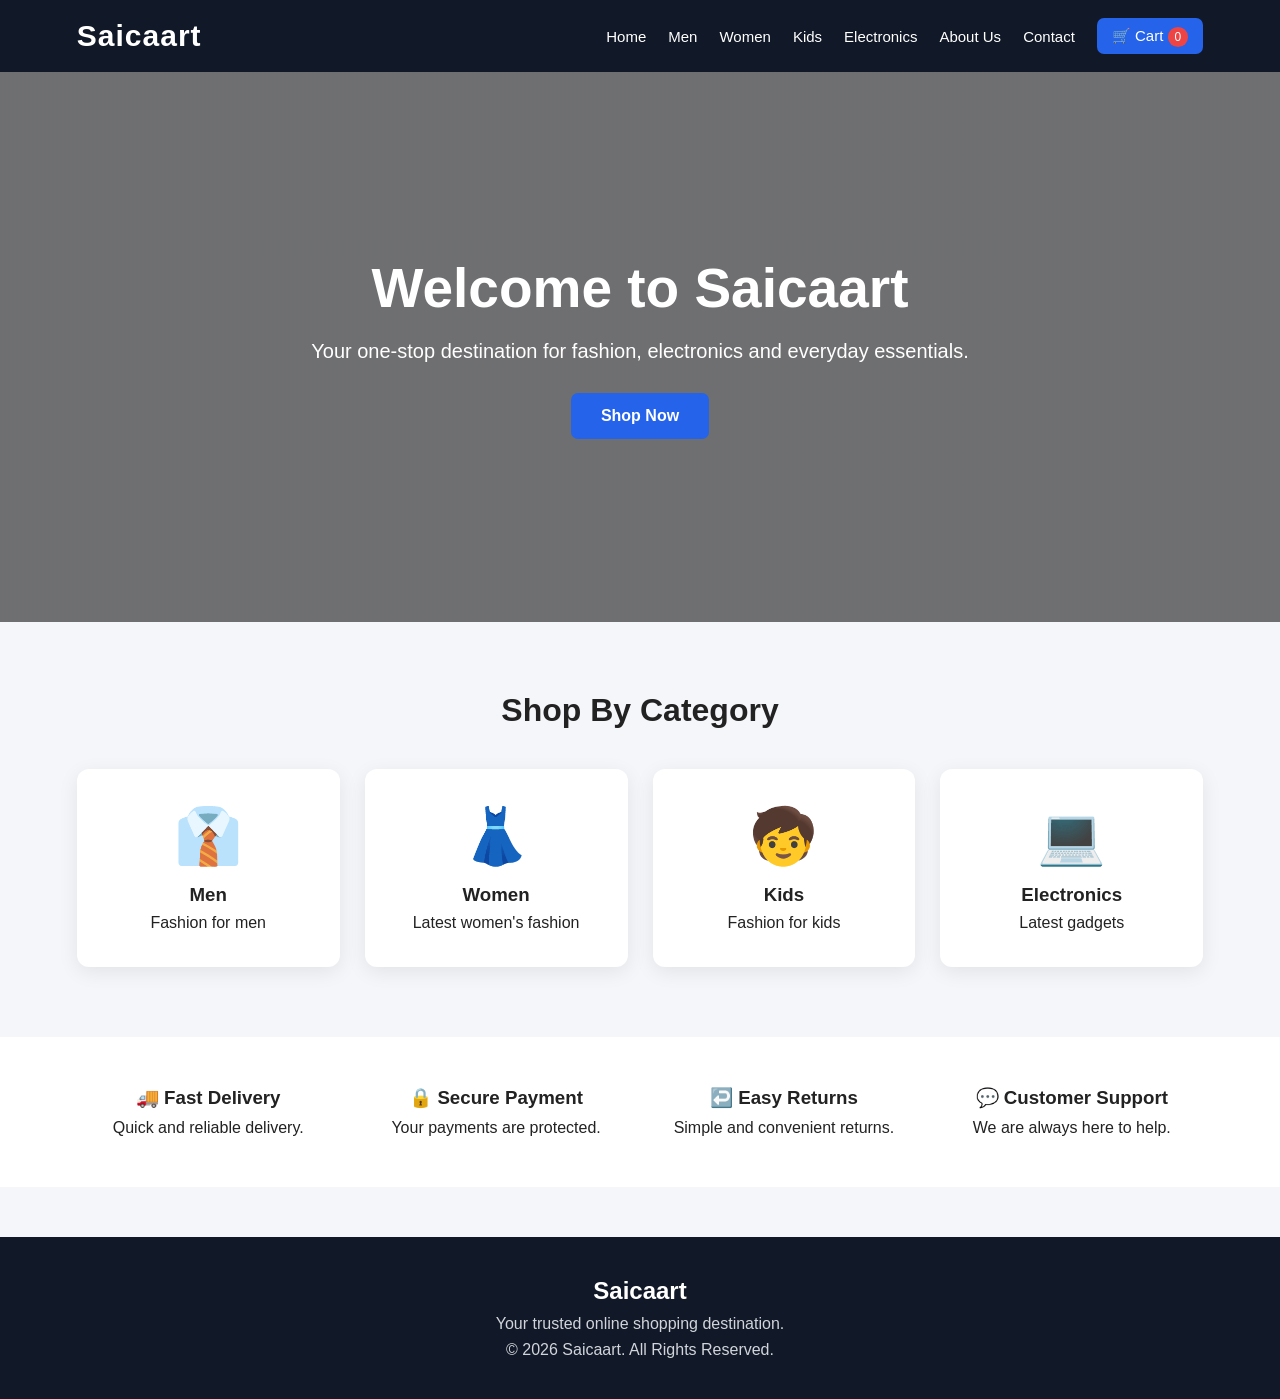
<file: E-commerce website/index.html>
<!DOCTYPE html>
<html lang="en">

<head>
    <meta charset="UTF-8">
    <meta name="viewport" content="width=device-width, initial-scale=1.0">

    <title>Saicaart - Online Shopping</title>

    <link rel="stylesheet" href="css/style.css">
</head>

<body>

    <!-- HEADER -->
    <header>

        <div class="logo">
            Saicaart
        </div>

        <nav>
            <a href="index.html">Home</a>
            <a href="men.html">Men</a>
            <a href="women.html">Women</a>
            <a href="kids.html">Kids</a>
            <a href="electronics.html">Electronics</a>
            <a href="about.html">About Us</a>
            <a href="contact.html">Contact</a>

            <a href="cart.html" class="cart-link">
                🛒 Cart
                <span id="cart-count">0</span>
            </a>
        </nav>

    </header>


    <!-- HERO SECTION -->

    <section class="hero">

        <div class="hero-content">

            <h1>Welcome to Saicaart</h1>

            <p>
                Your one-stop destination for fashion,
                electronics and everyday essentials.
            </p>

            <a href="men.html" class="shop-btn">
                Shop Now
            </a>

        </div>

    </section>


    <!-- CATEGORIES -->

    <section class="section">

        <h2>Shop By Category</h2>

        <div class="category-container">

            <a href="men.html" class="category-card">
                <div class="category-icon">👔</div>
                <h3>Men</h3>
                <p>Fashion for men</p>
            </a>

            <a href="women.html" class="category-card">
                <div class="category-icon">👗</div>
                <h3>Women</h3>
                <p>Latest women's fashion</p>
            </a>

            <a href="kids.html" class="category-card">
                <div class="category-icon">🧒</div>
                <h3>Kids</h3>
                <p>Fashion for kids</p>
            </a>

            <a href="electronics.html" class="category-card">
                <div class="category-icon">💻</div>
                <h3>Electronics</h3>
                <p>Latest gadgets</p>
            </a>

        </div>

    </section>


    <!-- FEATURES -->

    <section class="features">

        <div>
            <h3>🚚 Fast Delivery</h3>
            <p>Quick and reliable delivery.</p>
        </div>

        <div>
            <h3>🔒 Secure Payment</h3>
            <p>Your payments are protected.</p>
        </div>

        <div>
            <h3>↩️ Easy Returns</h3>
            <p>Simple and convenient returns.</p>
        </div>

        <div>
            <h3>💬 Customer Support</h3>
            <p>We are always here to help.</p>
        </div>

    </section>


    <!-- FOOTER -->

    <footer>

        <h2>Saicaart</h2>

        <p>
            Your trusted online shopping destination.
        </p>

        <p>
            © 2026 Saicaart. All Rights Reserved.
        </p>

    </footer>


    <script src="js/script.js"></script>

</body>

</html>
</file>
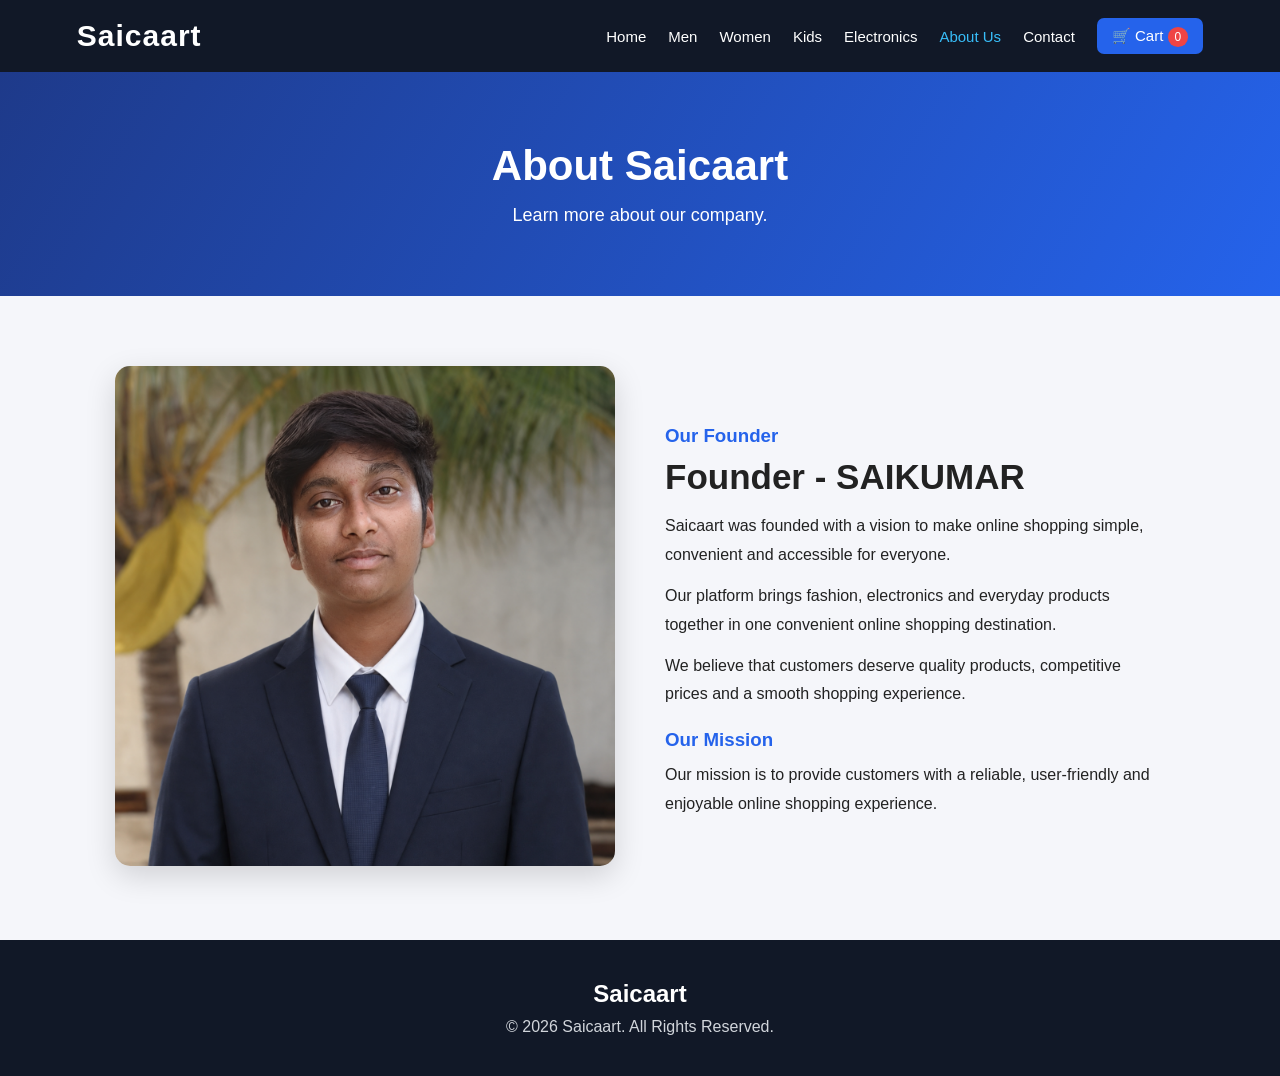
<file: E-commerce website/about.html>
<!DOCTYPE html>
<html lang="en">

<head>

    <meta charset="UTF-8">
    <meta name="viewport" content="width=device-width, initial-scale=1.0">

    <title>About Us - Saicaart</title>

    <link rel="stylesheet" href="css/style.css">

</head>

<body>

<header>

    <div class="logo">Saicaart</div>

    <nav>

        <a href="index.html">Home</a>
        <a href="men.html">Men</a>
        <a href="women.html">Women</a>
        <a href="kids.html">Kids</a>
        <a href="electronics.html">Electronics</a>
        <a href="about.html" class="active">About Us</a>
        <a href="contact.html">Contact</a>

        <a href="cart.html" class="cart-link">
            🛒 Cart <span id="cart-count">0</span>
        </a>

    </nav>

</header>


<section class="page-banner">

    <h1>About Saicaart</h1>

    <p>Learn more about our company.</p>

</section>


<section class="about-section">

    <div class="about-image">

        <img src="images/founder.png" alt="Founder of Saicaart">

    </div>


    <div class="about-content">

        <h3>Our Founder</h3>

        <h2>Founder - SAIKUMAR</h2>

        <p>
            Saicaart was founded with a vision to make online
            shopping simple, convenient and accessible for everyone.
        </p>

        <p>
            Our platform brings fashion, electronics and
            everyday products together in one convenient
            online shopping destination.
        </p>

        <p>
            We believe that customers deserve quality products,
            competitive prices and a smooth shopping experience.
        </p>

        <h3>Our Mission</h3>

        <p>
            Our mission is to provide customers with a reliable,
            user-friendly and enjoyable online shopping experience.
        </p>

    </div>

</section>


<footer>

    <h2>Saicaart</h2>

    <p>© 2026 Saicaart. All Rights Reserved.</p>

</footer>


<script src="js/script.js"></script>

</body>

</html>
</file>
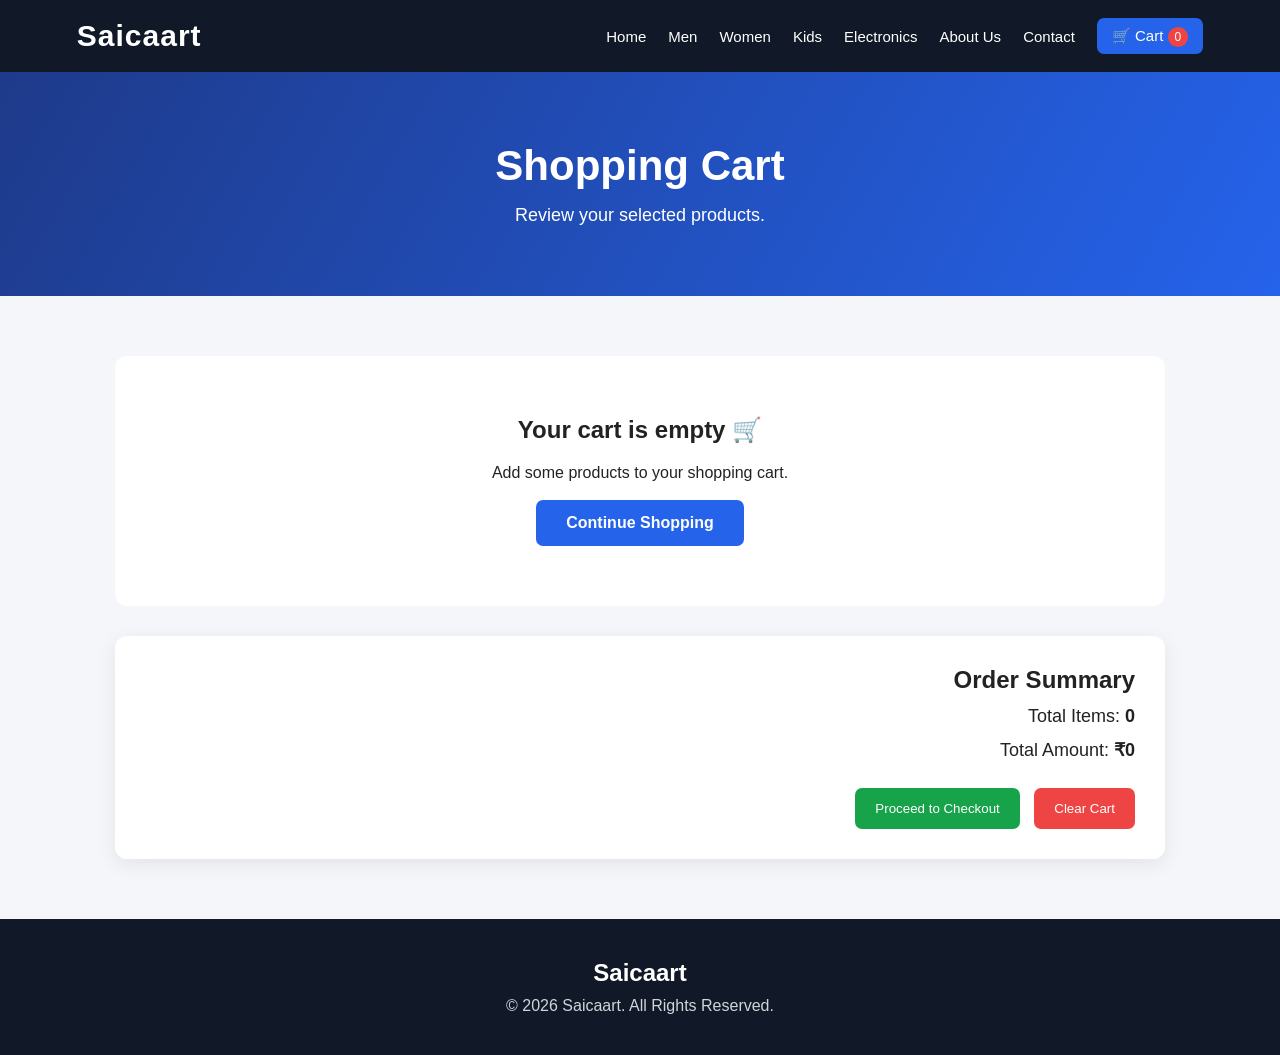
<file: E-commerce website/cart.html>
<!DOCTYPE html>
<html lang="en">

<head>

    <meta charset="UTF-8">
    <meta name="viewport" content="width=device-width, initial-scale=1.0">

    <title>Shopping Cart - Saicaart</title>

    <link rel="stylesheet" href="css/style.css">

</head>

<body>

<header>

    <div class="logo">Saicaart</div>

    <nav>

        <a href="index.html">Home</a>
        <a href="men.html">Men</a>
        <a href="women.html">Women</a>
        <a href="kids.html">Kids</a>
        <a href="electronics.html">Electronics</a>
        <a href="about.html">About Us</a>
        <a href="contact.html">Contact</a>

        <a href="cart.html" class="cart-link">
            🛒 Cart <span id="cart-count">0</span>
        </a>

    </nav>

</header>


<section class="page-banner">

    <h1>Shopping Cart</h1>

    <p>Review your selected products.</p>

</section>


<section class="cart-section">

    <div id="cart-items"></div>


    <div class="cart-summary">

        <h2>Order Summary</h2>

        <p>
            Total Items:
            <strong id="total-items">0</strong>
        </p>

        <p>
            Total Amount:
            <strong>₹<span id="cart-total">0</span></strong>
        </p>

        <button onclick="checkout()" class="checkout-btn">
            Proceed to Checkout
        </button>

        <button onclick="clearCart()" class="clear-btn">
            Clear Cart
        </button>

    </div>

</section>


<footer>

    <h2>Saicaart</h2>

    <p>© 2026 Saicaart. All Rights Reserved.</p>

</footer>


<script src="js/script.js"></script>

</body>

</html>
</file>
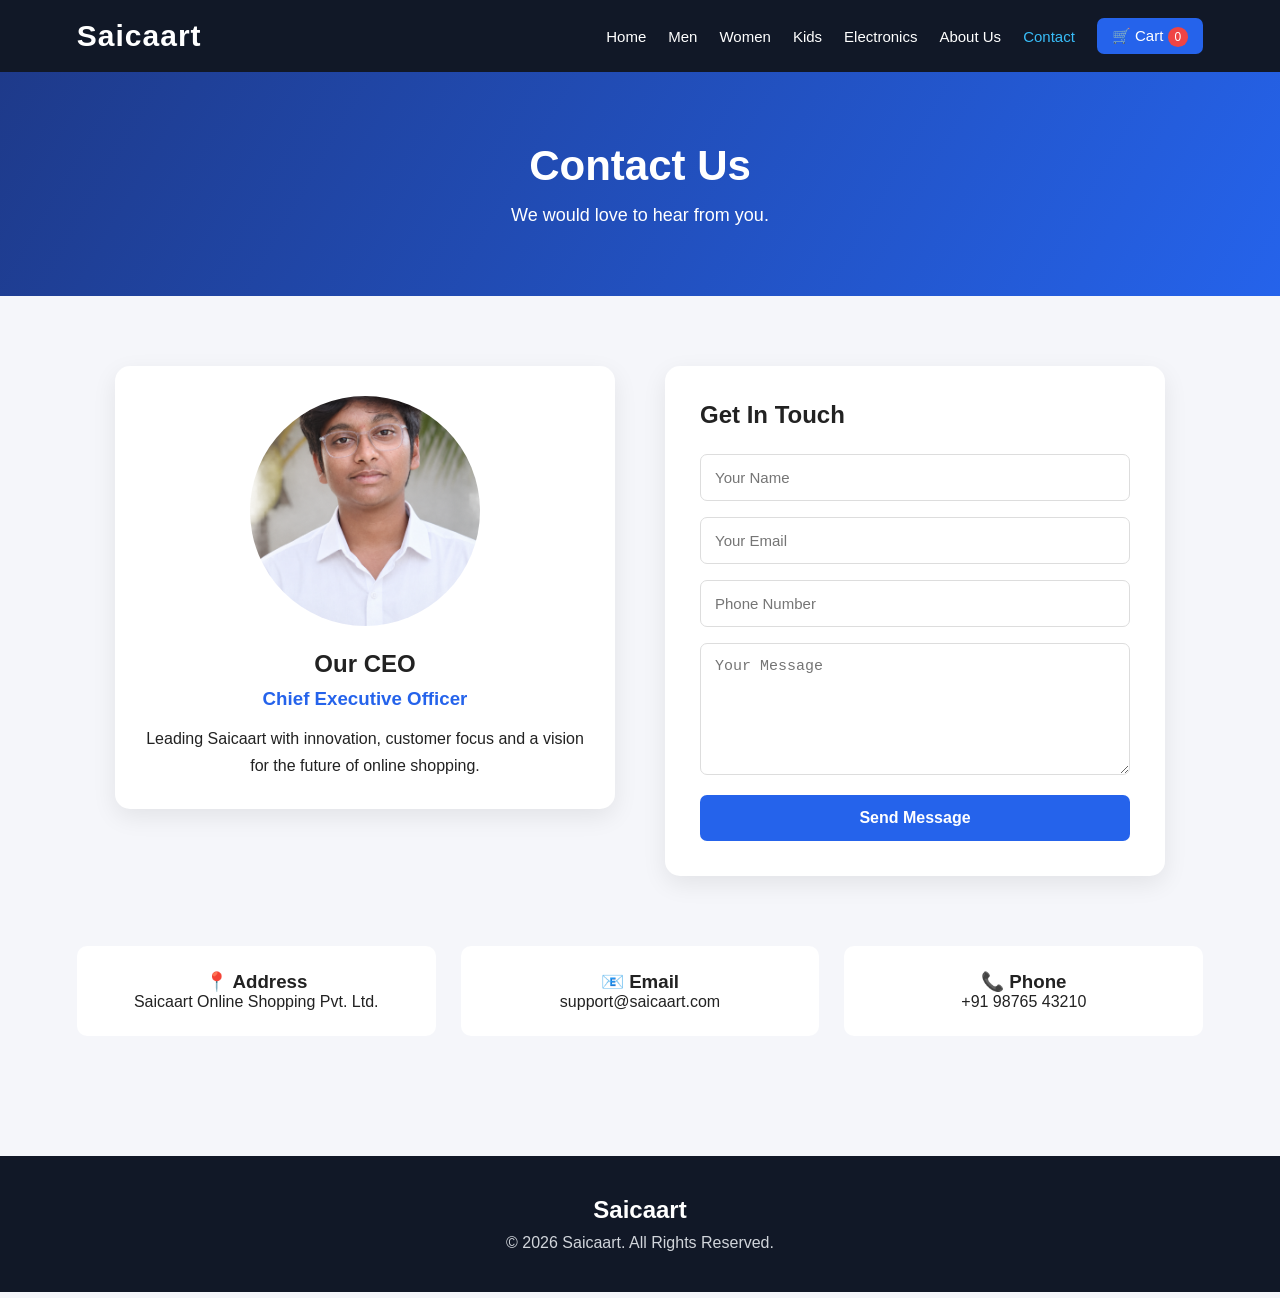
<file: E-commerce website/contact.html>
<!DOCTYPE html>
<html lang="en">

<head>

    <meta charset="UTF-8">
    <meta name="viewport" content="width=device-width, initial-scale=1.0">

    <title>Contact Us - Saicaart</title>

    <link rel="stylesheet" href="css/style.css">

</head>

<body>

<header>

    <div class="logo">Saicaart</div>

    <nav>

        <a href="index.html">Home</a>
        <a href="men.html">Men</a>
        <a href="women.html">Women</a>
        <a href="kids.html">Kids</a>
        <a href="electronics.html">Electronics</a>
        <a href="about.html">About Us</a>
        <a href="contact.html" class="active">Contact</a>

        <a href="cart.html" class="cart-link">
            🛒 Cart <span id="cart-count">0</span>
        </a>

    </nav>

</header>


<section class="page-banner">

    <h1>Contact Us</h1>

    <p>We would love to hear from you.</p>

</section>


<section class="contact-section">


    <!-- CEO -->

    <div class="ceo-card">

        <img src="images/ceo.png" alt="CEO of Saicaart">
        

        <h2>Our CEO</h2>

        <h3>Chief Executive Officer</h3>

        <p>
            Leading Saicaart with innovation, customer focus
            and a vision for the future of online shopping.
        </p>

    </div>


    <!-- CONTACT FORM -->

    <div class="contact-form">

        <h2>Get In Touch</h2>

        <form onsubmit="submitContact(event)">

            <input
                type="text"
                placeholder="Your Name"
                required
            >

            <input
                type="email"
                placeholder="Your Email"
                required
            >

            <input
                type="tel"
                placeholder="Phone Number"
                required
            >

            <textarea
                placeholder="Your Message"
                rows="6"
                required
            ></textarea>

            <button type="submit">
                Send Message
            </button>

        </form>

    </div>

</section>


<section class="contact-details">

    <div>

        <h3>📍 Address</h3>

        <p>
            Saicaart Online Shopping Pvt. Ltd.
        </p>

    </div>


    <div>

        <h3>📧 Email</h3>

        <p>
            support@saicaart.com
        </p>

    </div>


    <div>

        <h3>📞 Phone</h3>

        <p>
            +91 98765 43210
        </p>

    </div>

</section>


<footer>

    <h2>Saicaart</h2>

    <p>© 2026 Saicaart. All Rights Reserved.</p>

</footer>


<script src="js/script.js"></script>

</body>

</html>
</file>
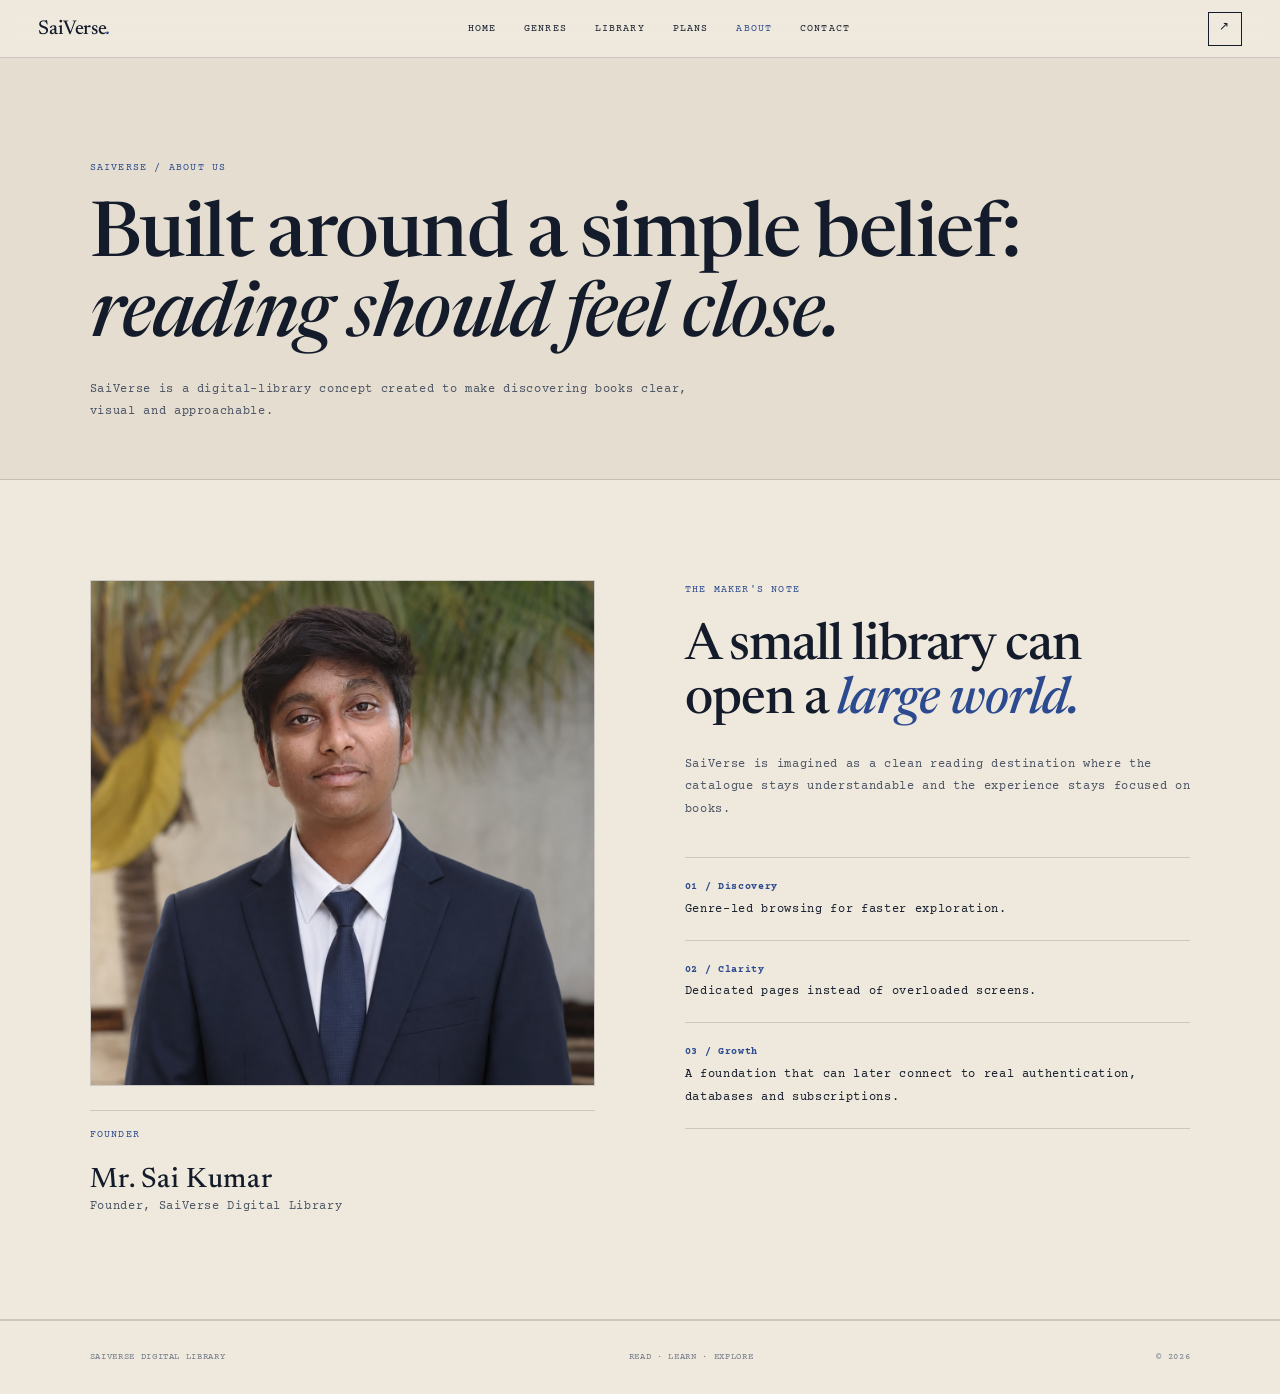
<file: SaiVerse/about.html>
<!doctype html>
<html lang="en">
<head>
<meta charset="utf-8"><meta name="viewport" content="width=device-width,initial-scale=1">
<title>About Us — SaiVerse</title><link rel="stylesheet" href="styles.css">
</head>
<body>
<nav class="nav">
      <a class="wordmark" href="index.html">SaiVerse<span>.</span></a>
      <div class="nav-links"><a class="" href="index.html">Home</a><a class="" href="genres.html">Genres</a><a class="" href="library.html">Library</a><a class="" href="plans.html">Plans</a><a class="active" href="about.html">About</a><a class="" href="contact.html">Contact</a></div>
      <a class="square-btn" href="reader.html" aria-label="Open reader">↗</a>
    </nav>
<main>
<section class="page-head"><div class="eyebrow">SaiVerse / About us</div><h1>Built around a simple belief: <em>reading should feel close.</em></h1><p>SaiVerse is a digital-library concept created to make discovering books clear, visual and approachable.</p></section>
<section class="section"><div class="about-grid">
<div><img class="founder-photo" src="image/founder.png" alt="Founder of SaiVerse, Mr. Sai Kumar"><div class="founder-caption"><div class="eyebrow">Founder</div><strong>Mr. Sai Kumar</strong><p>Founder, SaiVerse Digital Library</p></div></div>
<div><div class="eyebrow">The maker's note</div><h2>A small library can open a <em>large world.</em></h2><p style="margin-top:25px">SaiVerse is imagined as a clean reading destination where the catalogue stays understandable and the experience stays focused on books.</p>
<div class="mission-list"><div class="mission-item"><b>01 / Discovery</b><br>Genre-led browsing for faster exploration.</div><div class="mission-item"><b>02 / Clarity</b><br>Dedicated pages instead of overloaded screens.</div><div class="mission-item"><b>03 / Growth</b><br>A foundation that can later connect to real authentication, databases and subscriptions.</div></div></div>
</div></section>
</main>
<footer class="footer"><span>SAIVERSE DIGITAL LIBRARY</span><span>READ · LEARN · EXPLORE</span><span>© 2026</span></footer>
<div class="toast" id="toast"></div>
<script src="books.js"></script><script src="script.js"></script>
</body></html>
</file>
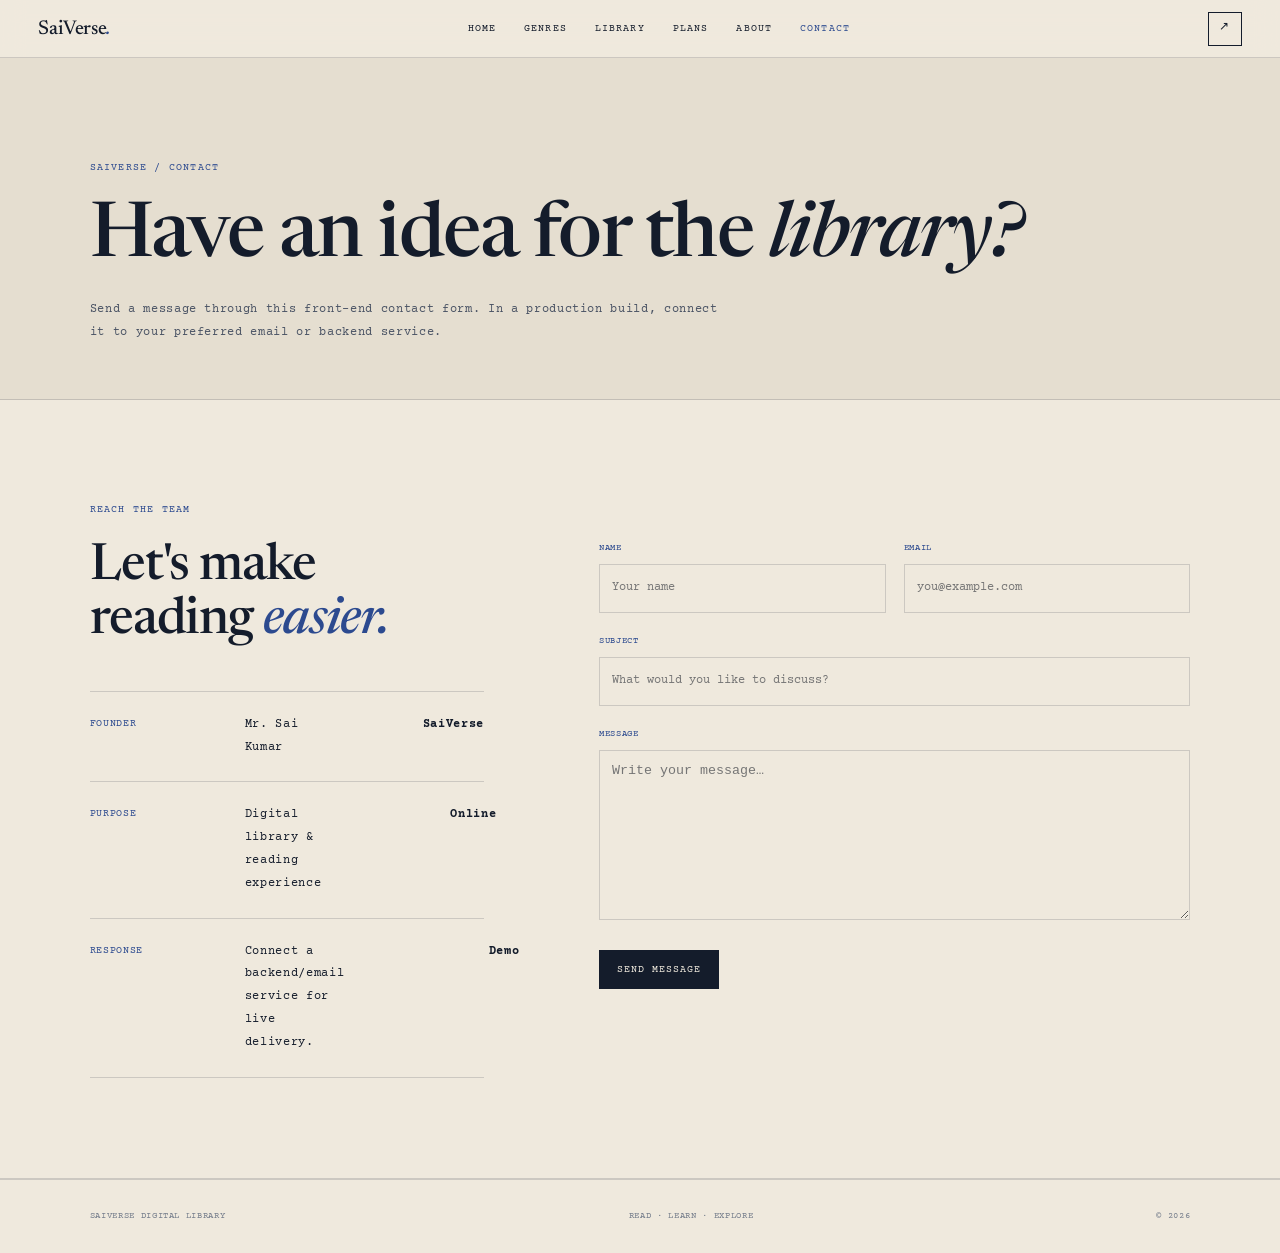
<file: SaiVerse/contact.html>
<!doctype html>
<html lang="en">
<head>
<meta charset="utf-8"><meta name="viewport" content="width=device-width,initial-scale=1">
<title>Contact — SaiVerse</title><link rel="stylesheet" href="styles.css">
</head>
<body>
<nav class="nav">
      <a class="wordmark" href="index.html">SaiVerse<span>.</span></a>
      <div class="nav-links"><a class="" href="index.html">Home</a><a class="" href="genres.html">Genres</a><a class="" href="library.html">Library</a><a class="" href="plans.html">Plans</a><a class="" href="about.html">About</a><a class="active" href="contact.html">Contact</a></div>
      <a class="square-btn" href="reader.html" aria-label="Open reader">↗</a>
    </nav>
<main>
<section class="page-head"><div class="eyebrow">SaiVerse / Contact</div><h1>Have an idea for the <em>library?</em></h1><p>Send a message through this front-end contact form. In a production build, connect it to your preferred email or backend service.</p></section>
<section class="section"><div class="two-col"><div><div class="eyebrow">Reach the team</div><h2>Let's make reading <em>easier.</em></h2><div class="ruled-list"><div class="rule-row"><span class="label">Founder</span><span>Mr. Sai Kumar</span><span class="value">SaiVerse</span></div><div class="rule-row"><span class="label">Purpose</span><span>Digital library & reading experience</span><span class="value">Online</span></div><div class="rule-row"><span class="label">Response</span><span>Connect a backend/email service for live delivery.</span><span class="value">Demo</span></div></div></div>
<form class="form" data-demo-form><div class="form-row"><div class="field"><label>Name</label><input required placeholder="Your name"></div><div class="field"><label>Email</label><input required type="email" placeholder="you@example.com"></div></div><div class="field"><label>Subject</label><input required placeholder="What would you like to discuss?"></div><div class="field"><label>Message</label><textarea required placeholder="Write your message…"></textarea></div><button class="btn primary" type="submit">Send message</button></form></div></section>
</main>
<footer class="footer"><span>SAIVERSE DIGITAL LIBRARY</span><span>READ · LEARN · EXPLORE</span><span>© 2026</span></footer>
<div class="toast" id="toast"></div>
<script src="books.js"></script><script src="script.js"></script>
</body></html>
</file>
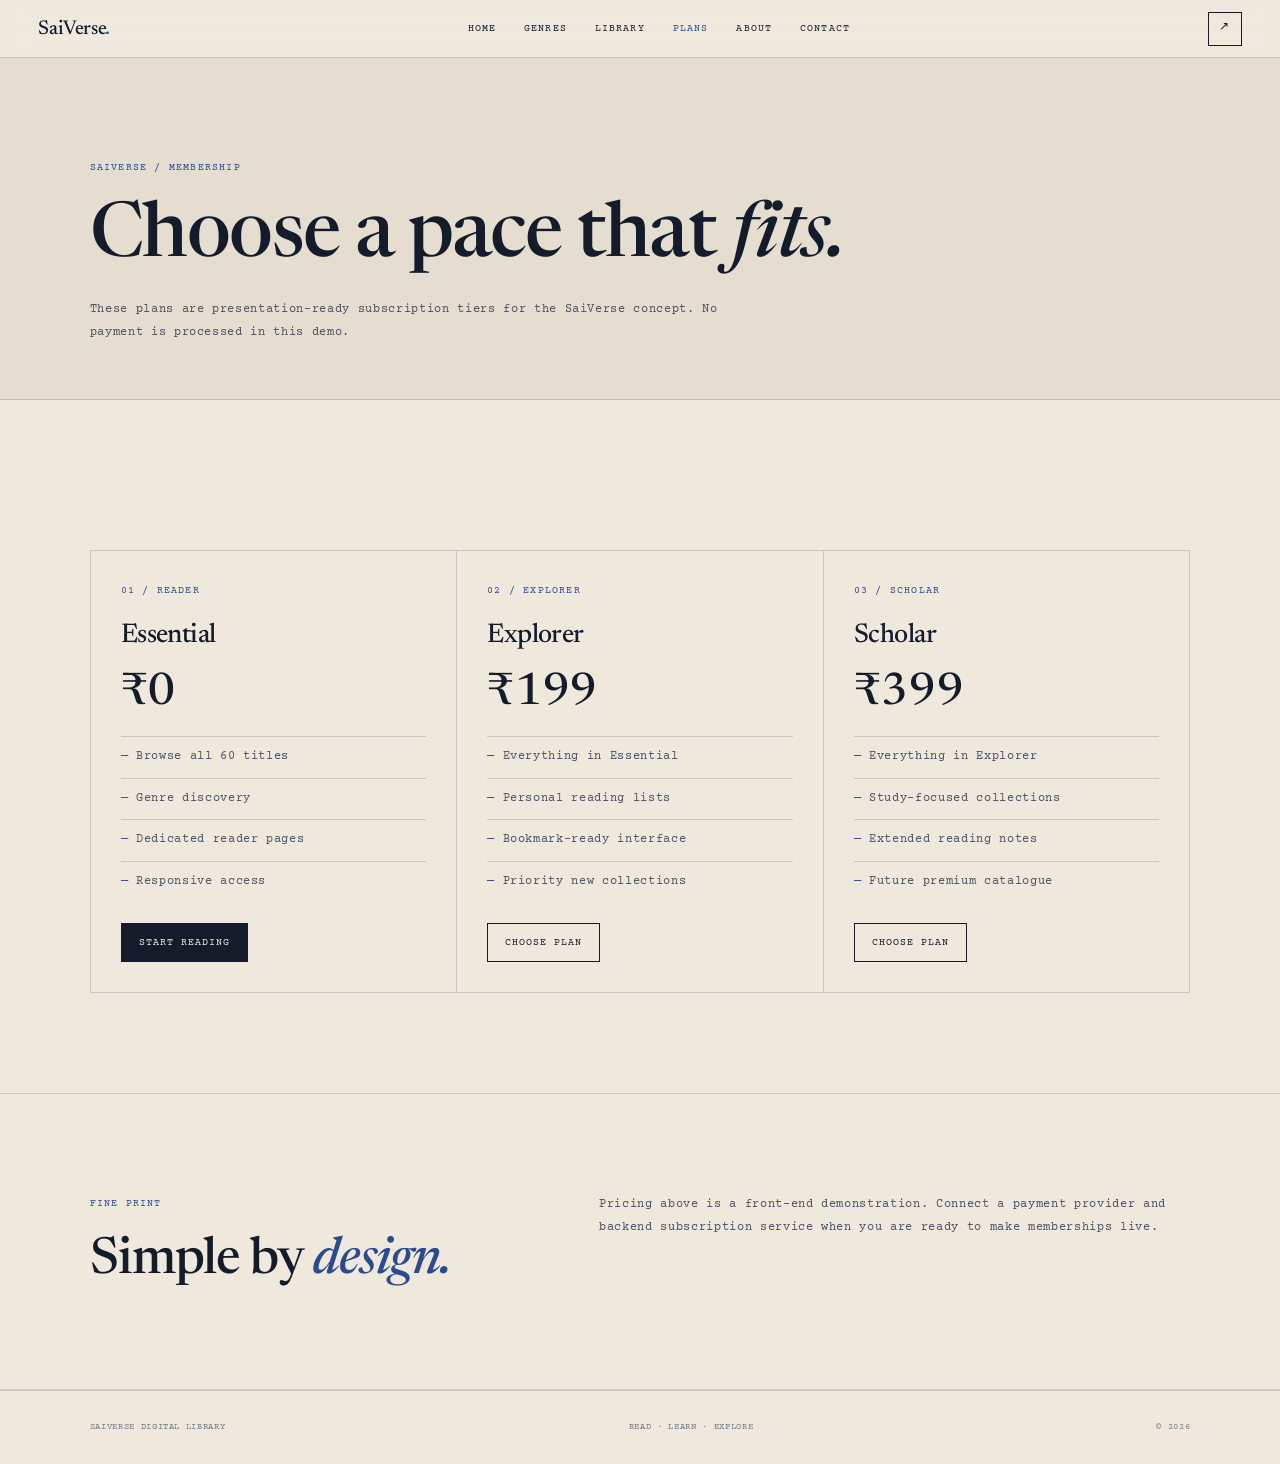
<file: SaiVerse/plans.html>
<!doctype html>
<html lang="en">
<head>
<meta charset="utf-8"><meta name="viewport" content="width=device-width,initial-scale=1">
<title>Subscription Plans — SaiVerse</title><link rel="stylesheet" href="styles.css">
</head>
<body>
<nav class="nav">
      <a class="wordmark" href="index.html">SaiVerse<span>.</span></a>
      <div class="nav-links"><a class="" href="index.html">Home</a><a class="" href="genres.html">Genres</a><a class="" href="library.html">Library</a><a class="active" href="plans.html">Plans</a><a class="" href="about.html">About</a><a class="" href="contact.html">Contact</a></div>
      <a class="square-btn" href="reader.html" aria-label="Open reader">↗</a>
    </nav>
<main>
<section class="page-head"><div class="eyebrow">SaiVerse / Membership</div><h1>Choose a pace that <em>fits.</em></h1><p>These plans are presentation-ready subscription tiers for the SaiVerse concept. No payment is processed in this demo.</p></section>
<section class="section"><div class="plan-grid">
<div class="plan"><div class="eyebrow">01 / Reader</div><h3>Essential</h3><div class="price">₹0</div><ul><li>Browse all 60 titles</li><li>Genre discovery</li><li>Dedicated reader pages</li><li>Responsive access</li></ul><a class="btn primary" href="library.html">Start reading</a></div>
<div class="plan"><div class="eyebrow">02 / Explorer</div><h3>Explorer</h3><div class="price">₹199</div><ul><li>Everything in Essential</li><li>Personal reading lists</li><li>Bookmark-ready interface</li><li>Priority new collections</li></ul><a class="btn" href="contact.html">Choose plan</a></div>
<div class="plan"><div class="eyebrow">03 / Scholar</div><h3>Scholar</h3><div class="price">₹399</div><ul><li>Everything in Explorer</li><li>Study-focused collections</li><li>Extended reading notes</li><li>Future premium catalogue</li></ul><a class="btn" href="contact.html">Choose plan</a></div>
</div></section>
<section class="section"><div class="two-col"><div><div class="eyebrow">Fine print</div><h2>Simple by <em>design.</em></h2></div><div><p>Pricing above is a front-end demonstration. Connect a payment provider and backend subscription service when you are ready to make memberships live.</p></div></div></section>
</main>
<footer class="footer"><span>SAIVERSE DIGITAL LIBRARY</span><span>READ · LEARN · EXPLORE</span><span>© 2026</span></footer>
<div class="toast" id="toast"></div>
<script src="books.js"></script><script src="script.js"></script>
</body></html>
</file>
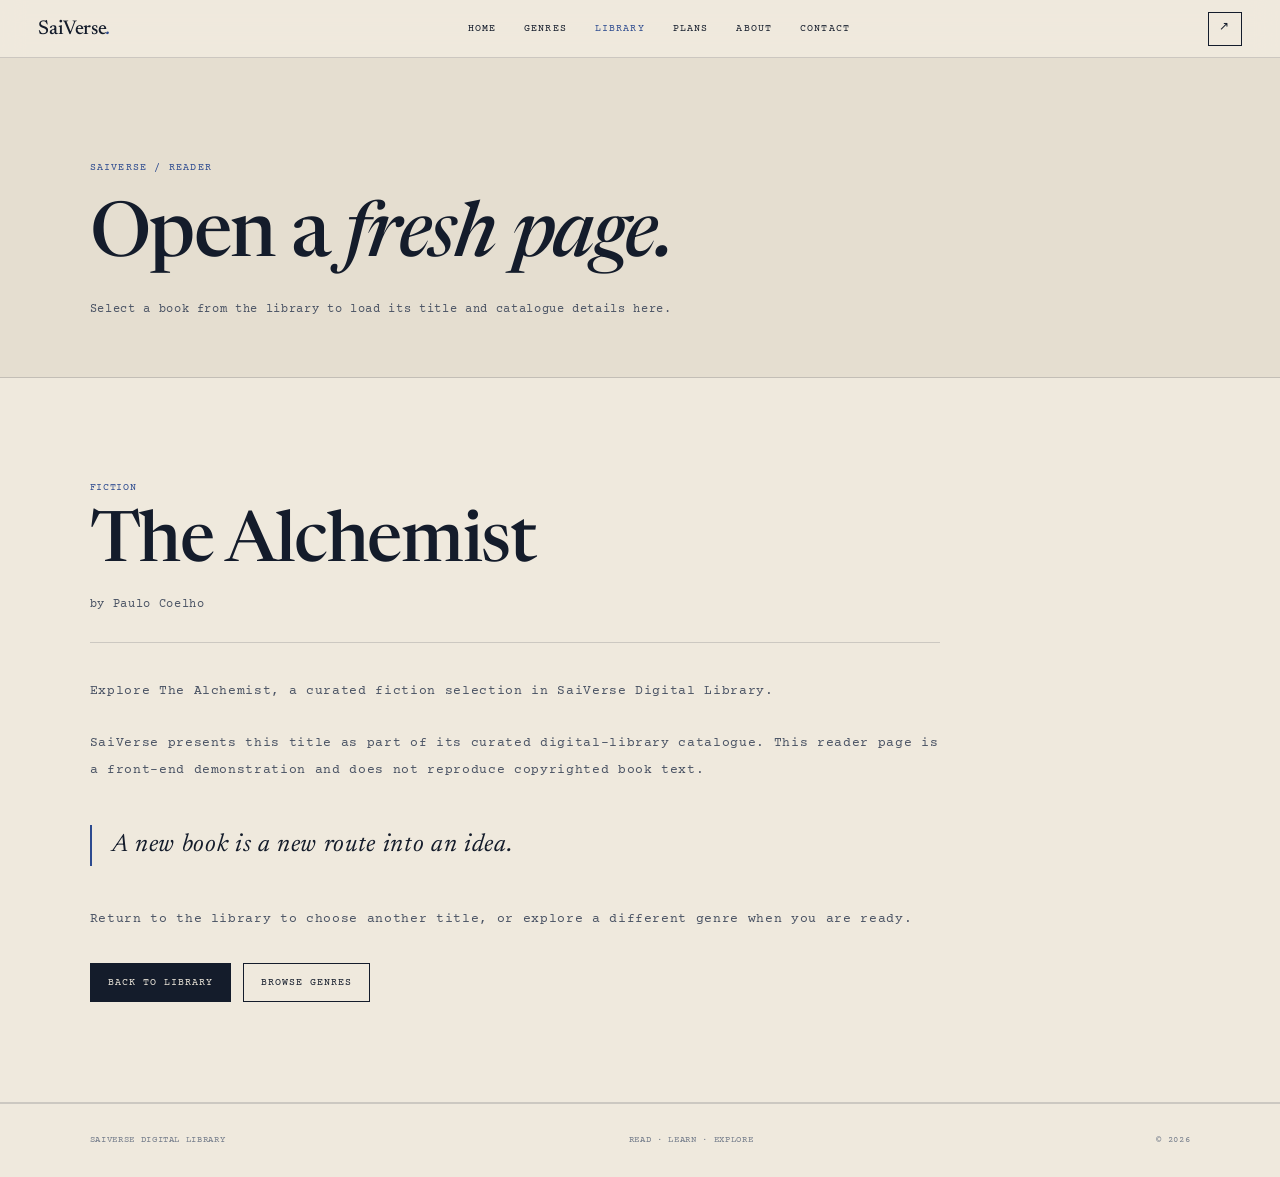
<file: SaiVerse/reader.html>
<!doctype html>
<html lang="en">
<head>
<meta charset="utf-8"><meta name="viewport" content="width=device-width,initial-scale=1">
<title>Reader — SaiVerse</title><link rel="stylesheet" href="styles.css">
</head>
<body>
<nav class="nav">
      <a class="wordmark" href="index.html">SaiVerse<span>.</span></a>
      <div class="nav-links"><a class="" href="index.html">Home</a><a class="" href="genres.html">Genres</a><a class="active" href="library.html">Library</a><a class="" href="plans.html">Plans</a><a class="" href="about.html">About</a><a class="" href="contact.html">Contact</a></div>
      <a class="square-btn" href="reader.html" aria-label="Open reader">↗</a>
    </nav>
<main>
<section class="page-head"><div class="eyebrow">SaiVerse / Reader</div><h1>Open a <em>fresh page.</em></h1><p>Select a book from the library to load its title and catalogue details here.</p></section>
<section class="section"><article class="reader" id="reader"></article></section>
<script>
document.addEventListener("DOMContentLoaded",()=>{
 const params=new URLSearchParams(location.search); const q=params.get("book")||"";
 const match=books.find(b=>`${b.title} ${b.author}`.toLowerCase()===q.toLowerCase()) || books[0];
 document.title=match.title+" — SaiVerse Reader";
 document.querySelector("#reader").innerHTML=`
 <div class="reader-meta"><div class="genre">${match.genre}</div><h1>${escapeHtml(match.title)}</h1><p>by ${escapeHtml(match.author)}</p></div>
 <div class="reader-text"><p>${escapeHtml(match.description)}</p>
 <p>SaiVerse presents this title as part of its curated digital-library catalogue. This reader page is a front-end demonstration and does not reproduce copyrighted book text.</p>
 <div class="quote">A new book is a new route into an idea.</div>
 <p>Return to the library to choose another title, or explore a different genre when you are ready.</p>
 <div class="actions"><a class="btn primary" href="library.html">Back to library</a><a class="btn" href="genres.html">Browse genres</a></div></div>`;
});
</script>
</main>
<footer class="footer"><span>SAIVERSE DIGITAL LIBRARY</span><span>READ · LEARN · EXPLORE</span><span>© 2026</span></footer>
<div class="toast" id="toast"></div>
<script src="books.js"></script><script src="script.js"></script>
</body></html>
</file>
<file: E-commerce website/css/style.css>
* {
    margin: 0;
    padding: 0;
    box-sizing: border-box;
}


body {
    font-family: Arial, Helvetica, sans-serif;
    background: #f5f6fa;
    color: #222;
}


/* ================= HEADER ================= */

header {
    background: #111827;
    color: white;

    display: flex;
    justify-content: space-between;
    align-items: center;

    padding: 18px 6%;

    position: sticky;
    top: 0;

    z-index: 1000;
}


.logo {
    font-size: 30px;
    font-weight: bold;
    letter-spacing: 1px;
}


nav {
    display: flex;
    align-items: center;
    gap: 22px;
}


nav a {
    color: white;
    text-decoration: none;
    font-size: 15px;

    transition: 0.3s;
}


nav a:hover,
nav a.active {
    color: #38bdf8;
}


.cart-link {
    background: #2563eb;
    padding: 9px 15px;
    border-radius: 7px;
}


#cart-count {
    background: #ef4444;
    border-radius: 50%;

    padding: 3px 7px;

    font-size: 12px;
}


/* ================= HERO ================= */

.hero {
    min-height: 550px;

    background:
        linear-gradient(
            rgba(0,0,0,0.55),
            rgba(0,0,0,0.55)
        ),
        url("https://images.unsplash.com/photo-1441986300917-64674bd600d8?auto=format&fit=crop&w=1600&q=80");

    background-size: cover;
    background-position: center;

    display: flex;
    align-items: center;
    justify-content: center;

    text-align: center;

    color: white;
}


.hero-content h1 {
    font-size: 55px;
    margin-bottom: 20px;
}


.hero-content p {
    font-size: 20px;
    margin-bottom: 30px;
}


.shop-btn {
    display: inline-block;

    background: #2563eb;

    color: white;

    text-decoration: none;

    padding: 14px 30px;

    border-radius: 7px;

    font-weight: bold;

    transition: 0.3s;
}


.shop-btn:hover {
    background: #1d4ed8;
    transform: translateY(-2px);
}


/* ================= GENERAL SECTION ================= */

.section {
    padding: 70px 6%;
}


.section h2 {
    text-align: center;

    font-size: 32px;

    margin-bottom: 40px;
}


/* ================= CATEGORY ================= */

.category-container {
    display: grid;

    grid-template-columns:
        repeat(4, 1fr);

    gap: 25px;
}


.category-card {
    background: white;

    text-align: center;

    padding: 35px 20px;

    border-radius: 12px;

    text-decoration: none;

    color: #222;

    box-shadow:
        0 5px 20px rgba(0,0,0,0.08);

    transition: 0.3s;
}


.category-card:hover {
    transform: translateY(-8px);
}


.category-icon {
    font-size: 55px;

    margin-bottom: 15px;
}


.category-card h3 {
    margin-bottom: 8px;
}


/* ================= FEATURES ================= */

.features {
    background: white;

    display: grid;

    grid-template-columns:
        repeat(4, 1fr);

    gap: 25px;

    padding: 50px 6%;

    text-align: center;
}


.features h3 {
    margin-bottom: 10px;
}


/* ================= PAGE BANNER ================= */

.page-banner {
    background:
        linear-gradient(
            120deg,
            #1e3a8a,
            #2563eb
        );

    color: white;

    text-align: center;

    padding: 70px 20px;
}


.page-banner h1 {
    font-size: 42px;

    margin-bottom: 15px;
}


.page-banner p {
    font-size: 18px;
}


/* ================= PRODUCTS ================= */

.product-container {
    display: grid;

    grid-template-columns:
        repeat(4, 1fr);

    gap: 25px;
}


.product-card {
    background: white;

    border-radius: 12px;

    overflow: hidden;

    box-shadow:
        0 5px 20px rgba(0,0,0,0.08);

    transition: 0.3s;

    padding-bottom: 20px;
}


.product-card:hover {
    transform: translateY(-7px);
}


.product-card img {
    width: 100%;

    height: 270px;

    object-fit: cover;
}


.product-card h3 {
    padding: 18px 18px 5px;

    font-size: 18px;
}


.price {
    padding: 5px 18px;

    color: #2563eb;

    font-size: 21px;

    font-weight: bold;
}


.product-card button {
    margin: 12px 18px 0;

    width: calc(100% - 36px);

    padding: 12px;

    background: #2563eb;

    border: none;

    border-radius: 7px;

    color: white;

    cursor: pointer;

    font-size: 15px;

    font-weight: bold;

    transition: 0.3s;
}


.product-card button:hover {
    background: #1d4ed8;
}


/* ================= ABOUT ================= */

.about-section {
    max-width: 1100px;

    margin: 70px auto;

    padding: 0 25px;

    display: grid;

    grid-template-columns:
        1fr 1fr;

    gap: 50px;

    align-items: center;
}


.about-image img {
    width: 100%;

    max-height: 500px;

    object-fit: cover;

    border-radius: 15px;

    box-shadow:
        0 10px 30px rgba(0,0,0,0.15);
}


.about-content h2 {
    font-size: 35px;

    margin-bottom: 15px;
}


.about-content h3 {
    color: #2563eb;

    margin: 20px 0 10px;
}


.about-content p {
    line-height: 1.8;

    margin-bottom: 12px;
}


/* ================= CONTACT ================= */

.contact-section {
    max-width: 1100px;

    margin: 70px auto;

    padding: 0 25px;

    display: grid;

    grid-template-columns:
        1fr 1fr;

    gap: 50px;

    align-items: start;
}


.ceo-card {
    background: white;

    padding: 30px;

    border-radius: 15px;

    text-align: center;

    box-shadow:
        0 8px 25px rgba(0,0,0,0.08);
}


.ceo-card img {
    width: 230px;

    height: 230px;

    object-fit: cover;

    border-radius: 50%;

    margin-bottom: 20px;
}


.ceo-card h2 {
    margin-bottom: 10px;
}


.ceo-card h3 {
    color: #2563eb;

    margin-bottom: 15px;
}


.ceo-card p {
    line-height: 1.7;
}


/* ================= CONTACT FORM ================= */

.contact-form {
    background: white;

    padding: 35px;

    border-radius: 15px;

    box-shadow:
        0 8px 25px rgba(0,0,0,0.08);
}


.contact-form h2 {
    margin-bottom: 25px;
}


.contact-form input,
.contact-form textarea {
    width: 100%;

    padding: 14px;

    margin-bottom: 16px;

    border: 1px solid #ddd;

    border-radius: 7px;

    font-size: 15px;
}


.contact-form textarea {
    resize: vertical;
}


.contact-form button {
    width: 100%;

    padding: 14px;

    background: #2563eb;

    color: white;

    border: none;

    border-radius: 7px;

    cursor: pointer;

    font-weight: bold;

    font-size: 16px;
}


/* ================= CONTACT DETAILS ================= */

.contact-details {
    display: grid;

    grid-template-columns:
        repeat(3, 1fr);

    gap: 25px;

    padding: 0 6% 70px;

    text-align: center;
}


.contact-details div {
    background: white;

    padding: 25px;

    border-radius: 10px;
}


/* ================= CART ================= */

.cart-section {
    max-width: 1100px;

    margin: 60px auto;

    padding: 0 25px;
}


.cart-item {
    background: white;

    display: flex;

    align-items: center;

    gap: 20px;

    padding: 20px;

    margin-bottom: 15px;

    border-radius: 10px;

    box-shadow:
        0 5px 15px rgba(0,0,0,0.07);
}


.cart-item img {
    width: 100px;

    height: 100px;

    object-fit: cover;

    border-radius: 8px;
}


.cart-item-info {
    flex: 1;
}


.cart-item-info h3 {
    margin-bottom: 8px;
}


.cart-item-price {
    color: #2563eb;

    font-weight: bold;
}


.quantity-controls {
    display: flex;

    align-items: center;

    gap: 10px;
}


.quantity-controls button {
    width: 30px;

    height: 30px;

    border: none;

    background: #2563eb;

    color: white;

    border-radius: 5px;

    cursor: pointer;
}


.remove-btn {
    background: #ef4444;

    color: white;

    border: none;

    padding: 9px 12px;

    border-radius: 6px;

    cursor: pointer;
}


.cart-summary {
    margin-top: 30px;

    background: white;

    padding: 30px;

    border-radius: 12px;

    text-align: right;

    box-shadow:
        0 5px 20px rgba(0,0,0,0.08);
}


.cart-summary p {
    margin: 12px 0;

    font-size: 18px;
}


.checkout-btn,
.clear-btn {
    padding: 13px 20px;

    border: none;

    border-radius: 7px;

    cursor: pointer;

    color: white;

    margin-top: 15px;
}


.checkout-btn {
    background: #16a34a;
}


.clear-btn {
    background: #ef4444;

    margin-left: 10px;
}


/* EMPTY CART */

.empty-cart {
    background: white;

    text-align: center;

    padding: 60px;

    border-radius: 12px;
}


.empty-cart h2 {
    margin-bottom: 20px;
}


/* ================= FOOTER ================= */

footer {
    background: #111827;

    color: white;

    text-align: center;

    padding: 40px 20px;

    margin-top: 50px;
}


footer h2 {
    margin-bottom: 10px;
}


footer p {
    margin-top: 8px;

    color: #d1d5db;
}


/* ================= RESPONSIVE ================= */

@media (max-width: 1000px) {

    nav {
        gap: 10px;
    }

    nav a {
        font-size: 13px;
    }

    .product-container {
        grid-template-columns:
            repeat(2, 1fr);
    }

    .category-container {
        grid-template-columns:
            repeat(2, 1fr);
    }

    .features {
        grid-template-columns:
            repeat(2, 1fr);
    }

}


@media (max-width: 700px) {

    header {
        flex-direction: column;

        gap: 20px;
    }

    nav {
        flex-wrap: wrap;

        justify-content: center;
    }

    .hero-content h1 {
        font-size: 38px;
    }

    .hero-content p {
        font-size: 16px;
    }

    .product-container {
        grid-template-columns: 1fr;
    }

    .category-container {
        grid-template-columns: 1fr;
    }

    .features {
        grid-template-columns: 1fr;
    }

    .about-section {
        grid-template-columns: 1fr;
    }

    .contact-section {
        grid-template-columns: 1fr;
    }

    .contact-details {
        grid-template-columns: 1fr;
    }

    .cart-item {
        flex-direction: column;

        text-align: center;
    }

}
</file>
<file: SaiVerse/styles.css>
@import url('https://fonts.googleapis.com/css2?family=Courier+Prime:wght@400;700&family=Newsreader:opsz,wght@6..72,400;6..72,500;6..72,600&display=swap');

:root{
  --paper:#EFE9DD;
  --paper2:#E5DED0;
  --ink:#141C2B;
  --ink2:#4A5364;
  --muted:#767E8C;
  --blue:#2C4A8F;
  --line:rgba(20,28,43,.16);
  --nav-h:58px;
}
*{box-sizing:border-box}
html{scroll-behavior:smooth}
body{margin:0;background:var(--paper);color:var(--ink);font-family:"Courier Prime",monospace;line-height:1.9;font-size:12px;letter-spacing:.055em}
h1,h2,h3,h4{font-family:"Newsreader",serif;font-weight:500;letter-spacing:-.02em;line-height:1.05;margin:0}
h1{font-size:clamp(38px,6vw,76px)}
h2{font-size:clamp(32px,4vw,58px)}
h3{font-size:27px}
p{margin:0;color:var(--ink2)}
a{color:inherit;text-decoration:none}
button,input,select{font:inherit}
button{cursor:pointer}
::selection{background:var(--ink);color:var(--paper)}

.nav{
  height:var(--nav-h);position:fixed;inset:0 0 auto;z-index:50;
  display:flex;align-items:center;justify-content:space-between;
  padding:0 3vw;background:rgba(239,233,221,.82);backdrop-filter:blur(12px);
  border-bottom:1px solid var(--line)
}
.wordmark{font:500 20px "Newsreader",serif;letter-spacing:-.02em}
.wordmark span,.accent{color:var(--blue);font-style:italic}
.nav-links{display:flex;gap:clamp(12px,2.2vw,34px);align-items:center}
.nav-links a{font-size:10px;letter-spacing:.11em;text-transform:uppercase}
.nav-links a:hover,.nav-links a.active{color:var(--blue)}
.square-btn{border:1px solid var(--ink);background:transparent;color:var(--ink);width:34px;height:34px;display:grid;place-items:center}
.square-btn:hover{border-color:var(--blue);color:var(--blue)}

main{padding-top:var(--nav-h)}
.section{padding:100px 7vw;border-bottom:1px solid var(--line)}
.hero{min-height:calc(100vh - var(--nav-h));background:var(--paper2);padding:8vh 7vw 0;display:flex;flex-direction:column;overflow:hidden;position:relative}
.kicker,.eyebrow{font-size:10px;text-transform:uppercase;letter-spacing:.12em;color:var(--blue);margin-bottom:22px}
.hero-copy{max-width:700px;position:relative;z-index:2}
.hero h1{max-width:760px}
.hero h1 em,h2 em{color:var(--blue);font-style:italic}
.lede{max-width:650px;margin-top:26px;font-size:12px}
.actions{display:flex;gap:12px;flex-wrap:wrap;margin-top:30px}
.btn{display:inline-flex;align-items:center;justify-content:center;border:1px solid var(--ink);padding:9px 17px;text-transform:uppercase;letter-spacing:.1em;font-size:10px;background:transparent}
.btn:hover{border-color:var(--blue);color:var(--blue)}
.btn.primary{background:var(--ink);color:var(--paper)}
.btn.primary:hover{background:var(--blue);border-color:var(--blue);color:var(--paper)}
.spec-strip{margin-top:auto;border-top:1px solid var(--line);display:grid;grid-template-columns:repeat(4,1fr);padding:18px 0;gap:20px}
.spec-strip b{display:block;font-weight:400;color:var(--muted);font-size:9px;text-transform:uppercase}
.spec-strip span{display:block;font-size:11px}

.spread{display:flex;justify-content:space-between;align-items:center;gap:10px;width:100%;margin-top:55px;padding:12px 0 28px;transform:none;font:500 clamp(58px,11vw,150px)/.85 "Newsreader",serif;letter-spacing:-.055em;overflow:visible;white-space:nowrap;pointer-events:none;color:var(--ink);border-top:1px solid var(--line)}
.spread span{transition:transform .2s linear}

.two-col{display:grid;grid-template-columns:minmax(240px,.8fr) minmax(320px,1.2fr);gap:9vw}
.lede-big{font-size:13px;max-width:520px}
.ruled-list{margin-top:42px;border-top:1px solid var(--line)}
.rule-row{display:grid;grid-template-columns:130px 1fr 150px;gap:25px;padding:22px 0;border-bottom:1px solid var(--line);align-items:start}
.rule-row .label{color:var(--blue);font-size:10px;text-transform:uppercase}
.rule-row .value{text-align:right;color:var(--ink);font-weight:700}

.demo{background:var(--paper2)}
.variant-row{display:flex;flex-wrap:wrap;gap:8px;margin:30px 0 20px}
.variant{border:1px solid var(--line);background:transparent;padding:8px 13px;font-size:10px;text-transform:uppercase;letter-spacing:.1em}
.variant[aria-pressed="true"]{border-color:var(--blue);color:var(--blue)}
.demo-panel{border:1px solid var(--line);min-height:470px;padding:35px;display:grid;grid-template-columns:1fr 260px;gap:40px;align-items:center}
#drawing{width:100%;height:390px}
.draw-path{fill:none;stroke:var(--blue);stroke-linecap:round;stroke-linejoin:round}
.facts{border-left:1px solid var(--line);padding-left:25px}
.fact{padding:17px 0;border-bottom:1px solid var(--line)}
.fact:first-child{border-top:1px solid var(--line)}
.fact small{display:block;color:var(--muted);font-size:9px;text-transform:uppercase}
.fact strong{font-family:"Newsreader",serif;font-size:27px;font-weight:500}

.book-toolbar{display:flex;gap:10px;flex-wrap:wrap;margin:35px 0}
.search{flex:1;min-width:240px;border:1px solid var(--line);background:transparent;padding:12px 14px;color:var(--ink);outline:none}
.search:focus{border-color:var(--blue)}
.genre-select{border:1px solid var(--line);background:transparent;padding:12px;color:var(--ink)}
.genre-block{margin:65px 0}
.genre-title{display:flex;align-items:baseline;justify-content:space-between;border-bottom:1px solid var(--ink);padding-bottom:13px;margin-bottom:20px}
.book-grid{display:grid;grid-template-columns:repeat(5,minmax(0,1fr));gap:20px}
#allBooks{display:grid;grid-template-columns:repeat(6,minmax(0,1fr));gap:24px 18px}
#allBooks .cover{width:100%;aspect-ratio:2/3;max-height:245px;object-fit:cover}
#allBooks .book-card h4{font-size:17px}
#allBooks .book-card .author{font-size:9px}
#allBooks .book-card .tag{font-size:8px}
.book-card{border-top:1px solid var(--line);padding-top:12px}
.cover{width:100%;aspect-ratio:2/3;object-fit:cover;display:block;background:var(--paper2);border:1px solid var(--line)}
.book-card h4{font-size:20px;margin-top:13px}
.book-card .author{font-size:10px;color:var(--muted);margin-top:4px}
.book-card .tag{font-size:9px;text-transform:uppercase;color:var(--blue);margin-top:7px}
.read-btn{display:inline-block;margin-top:9px;font-size:9px;text-transform:uppercase;color:var(--blue);border-bottom:1px solid var(--blue)}

.plan-grid{display:grid;grid-template-columns:repeat(3,1fr);border-top:1px solid var(--line);border-left:1px solid var(--line);margin-top:50px}
.plan{padding:30px;border-right:1px solid var(--line);border-bottom:1px solid var(--line);min-height:330px}
.plan .price{font:500 45px "Newsreader",serif;margin:20px 0}
.plan ul{list-style:none;padding:0;margin:20px 0}
.plan li{border-top:1px solid var(--line);padding:9px 0;color:var(--ink2)}
.plan li::before{content:"— ";color:var(--blue)}

.about-grid{display:grid;grid-template-columns:1fr 1fr;gap:7vw;align-items:start}
.founder-photo{width:100%;max-width:520px;aspect-ratio:1/1;object-fit:cover;border:1px solid var(--line)}
.founder-caption{border-top:1px solid var(--line);padding-top:14px;margin-top:14px}
.founder-caption strong{font:500 28px "Newsreader",serif}
.mission-list{border-top:1px solid var(--line);margin-top:35px}
.mission-item{padding:18px 0;border-bottom:1px solid var(--line)}
.mission-item b{color:var(--blue);font-size:10px}

.form{max-width:720px;margin-top:40px}
.form-row{display:grid;grid-template-columns:1fr 1fr;gap:18px}
.field{margin-bottom:20px}
.field label{display:block;color:var(--blue);font-size:9px;text-transform:uppercase;margin-bottom:7px}
.field input,.field textarea{width:100%;border:1px solid var(--line);background:transparent;padding:12px;color:var(--ink);outline:none}
.field textarea{min-height:170px;resize:vertical}
.field input:focus,.field textarea:focus{border-color:var(--blue)}

.reader{max-width:850px}
.reader-meta{border-bottom:1px solid var(--line);padding-bottom:25px;margin-bottom:35px}
.reader-meta .genre{color:var(--blue);font-size:10px;text-transform:uppercase}
.reader h1{font-size:clamp(42px,6vw,70px);margin:12px 0}
.reader-text p{font-size:13px;line-height:2.1;margin:0 0 25px}
.quote{border-left:2px solid var(--blue);padding:8px 0 8px 20px;font:italic 25px "Newsreader",serif;margin:40px 0}

.footer{padding:28px 7vw;border-top:1px solid var(--line);display:flex;justify-content:space-between;gap:20px;font-size:9px;text-transform:uppercase;color:var(--muted)}
.page-head{padding:100px 7vw 55px;background:var(--paper2);border-bottom:1px solid var(--line)}
.page-head p{max-width:650px;margin-top:20px}
.toast{position:fixed;right:22px;bottom:22px;border:1px solid var(--ink);background:var(--paper);padding:13px 17px;z-index:80;display:none}
.toast.show{display:block}

.traveller{position:fixed;z-index:3;width:min(220px,20vw);pointer-events:none;opacity:0;visibility:hidden;filter:drop-shadow(0 20px 20px rgba(20,28,43,.16));top:0;left:0;transform:translate(-50%,-50%);will-change:transform,opacity}
.traveller img{width:100%;display:block}
body.motion-on .traveller{animation:travel 1ms linear both;animation-timeline:scroll(root block)}
@keyframes travel{
  0%{transform:translate(84vw,68vh) rotate(-5deg) scale(.72);opacity:0}
  8%{transform:translate(72vw,55vh) rotate(4deg) scale(.86);opacity:1}
  25%{transform:translate(77vw,38vh) rotate(-7deg) scale(.9);opacity:1}
  43%{transform:translate(61vw,59vh) rotate(7deg) scale(.82);opacity:1}
  62%{transform:translate(23vw,48vh) rotate(-4deg) scale(.72);opacity:1}
  78%{transform:translate(79vw,33vh) rotate(6deg) scale(.6);opacity:.35}
  100%{transform:translate(90vw,20vh) rotate(10deg) scale(.45);opacity:0}
}
@media (prefers-reduced-motion:reduce){
  html{scroll-behavior:auto}
  .traveller{display:none!important}
}
@media (max-width:1000px){
  .book-grid{grid-template-columns:repeat(4,1fr)}
  #allBooks{grid-template-columns:repeat(4,1fr)}
  .demo-panel{grid-template-columns:1fr}
  .facts{border-left:0;border-top:1px solid var(--line);padding:20px 0 0;display:grid;grid-template-columns:repeat(3,1fr);gap:15px}
}
@media (max-width:760px){
  #allBooks{grid-template-columns:repeat(2,1fr);gap:22px 14px}
  #allBooks .cover{max-height:none}
  .spread{font-size:14vw;padding-bottom:20px}
  .nav{padding:0 4vw}.nav-links{display:none}
  .section,.hero,.page-head{padding-left:5vw;padding-right:5vw}
  .two-col,.about-grid{grid-template-columns:1fr;gap:45px}
  .rule-row{grid-template-columns:90px 1fr}.rule-row .value{grid-column:2;text-align:left}
  .book-grid{grid-template-columns:repeat(2,1fr);gap:24px}
  .plan-grid{grid-template-columns:1fr}
  .spec-strip{grid-template-columns:repeat(2,1fr)}
  .form-row{grid-template-columns:1fr}
  .facts{grid-template-columns:1fr}
  .spread{font-size:17vw}
}
</file>
